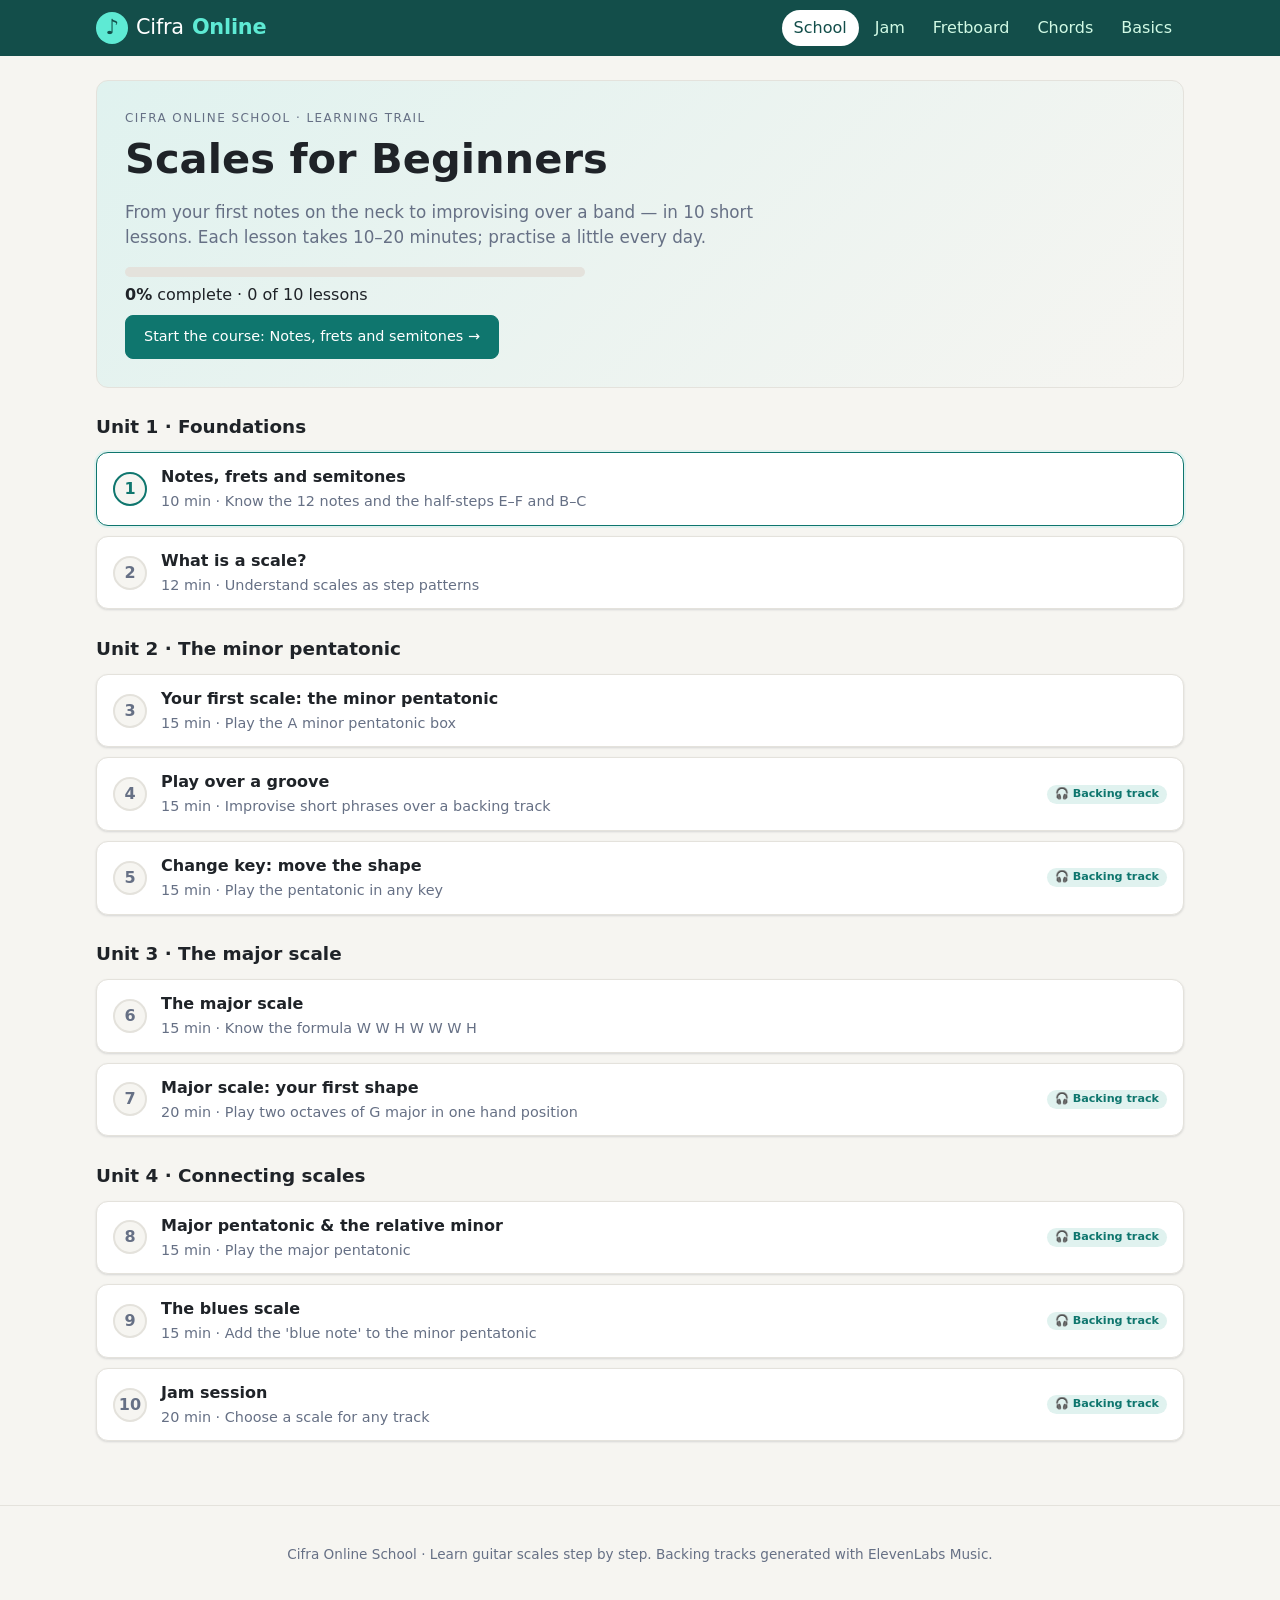
<file: index.html>
<!doctype html>
<html lang="en">
<head>
  <meta charset="utf-8">
  <meta name="viewport" content="width=device-width, initial-scale=1">
  <title>Cifra Online School — guitar scales for beginners</title>
  <meta name="description" content="Learn guitar scales step by step: lessons, an interactive fretboard and backing tracks in every key.">
  <link rel="icon" href="data:image/svg+xml,<svg xmlns='http://www.w3.org/2000/svg' viewBox='0 0 100 100'><text y='.9em' font-size='90'>🎸</text></svg>">
  <link rel="stylesheet" href="css/style.css">
</head>
<body>
  <header class="topbar">
    <div class="topbar-inner">
      <a class="logo" href="#/"><span class="logo-mark">♪</span> Cifra<b>Online</b></a>
      <nav class="nav">
        <a href="#/" data-route="school">School</a>
        <a href="#/jam" data-route="jam">Jam</a>
        <a href="#/tuner" data-route="tuner">Fretboard</a>
        <a href="#/chords" data-route="chords">Chords</a>
        <a href="#/learn" data-route="learn">Basics</a>
      </nav>
    </div>
  </header>

  <main id="app" class="container"></main>

  <footer class="footer">
    <p>Cifra Online School · Learn guitar scales step by step. Backing tracks generated with ElevenLabs Music.</p>
  </footer>

  <script src="js/chords.js"></script>
  <script src="js/audio.js"></script>
  <script src="js/fretboard.js"></script>
  <script src="js/scales.js"></script>
  <script src="js/school.js"></script>
  <script src="js/jam.js"></script>
  <script src="js/app.js"></script>
</body>
</html>
</file>
<file: css/style.css>
:root {
  --bg: #f6f5f1;
  --surface: #ffffff;
  --text: #1f2328;
  --muted: #667085;
  --border: #e4e2dc;
  --accent: #0f766e;
  --accent-soft: #e0f2ef;
  --chord: #c2410c;
  --chord-soft: #fff1e8;
  --top: #134e4a;
  --radius: 12px;
  --shadow: 0 1px 2px rgba(16, 24, 40, .06), 0 1px 3px rgba(16, 24, 40, .08);
}
@media (prefers-color-scheme: dark) {
  :root {
    --bg: #111416;
    --surface: #1a1f22;
    --text: #e8eaeb;
    --muted: #98a2ab;
    --border: #2b3236;
    --accent: #2dd4bf;
    --accent-soft: #123a36;
    --chord: #fb923c;
    --chord-soft: #3a2418;
    --top: #0b2b29;
    --shadow: none;
  }
}

* { box-sizing: border-box; }
html { scroll-behavior: auto; }
body {
  margin: 0;
  font-family: system-ui, -apple-system, "Segoe UI", Roboto, sans-serif;
  background: var(--bg);
  color: var(--text);
  line-height: 1.5;
}
a { color: var(--accent); }
h1 { font-size: clamp(1.8rem, 4vw, 2.6rem); margin: .2em 0; line-height: 1.15; }
h2 { font-size: 1.15rem; margin: 1.4em 0 .6em; }
code { background: var(--accent-soft); padding: 2px 6px; border-radius: 6px; }

.container { max-width: 1120px; margin: 0 auto; padding: 24px 16px 64px; }

/* Top bar */
.topbar { background: var(--top); color: #fff; position: sticky; top: 0; z-index: 10; }
.topbar-inner { max-width: 1120px; margin: 0 auto; padding: 10px 16px; display: flex; align-items: center; justify-content: space-between; gap: 16px; flex-wrap: wrap; }
.logo { color: #fff; text-decoration: none; font-size: 1.3rem; letter-spacing: -.01em; display: flex; align-items: center; gap: 8px; }
.logo b { color: #5eead4; }
.logo-mark { display: inline-grid; place-items: center; width: 32px; height: 32px; border-radius: 50%; background: #5eead4; color: var(--top); font-weight: 700; }
.nav { display: flex; gap: 4px; }
.nav a { color: #d1fae5; text-decoration: none; padding: 6px 12px; border-radius: 999px; font-weight: 500; }
.nav a:hover { background: rgba(255,255,255,.1); }
.nav a.active { background: #fff; color: var(--top); }

/* Hero / home */
.hero { background: linear-gradient(135deg, var(--accent-soft), transparent); border: 1px solid var(--border); border-radius: var(--radius); padding: 28px; margin-bottom: 20px; }
.eyebrow { text-transform: uppercase; letter-spacing: .12em; font-size: .75rem; color: var(--muted); margin: 0; }
.lead { color: var(--muted); font-size: 1.05rem; max-width: 60ch; }
.stats { margin: 0; }

.filters { display: flex; flex-direction: column; gap: 12px; margin-bottom: 16px; }
#search { width: 100%; padding: 12px 14px; font-size: 1rem; border-radius: 10px; border: 1px solid var(--border); background: var(--surface); color: var(--text); }
#search:focus { outline: 2px solid var(--accent); outline-offset: 1px; }
.chips { display: flex; flex-wrap: wrap; gap: 8px; }
.chip { border: 1px solid var(--border); background: var(--surface); color: var(--text); padding: 6px 14px; border-radius: 999px; cursor: pointer; font: inherit; font-size: .9rem; }
.chip.on { background: var(--accent); border-color: var(--accent); color: #fff; }

.song-list { display: grid; gap: 10px; }
.song-card { display: flex; align-items: center; gap: 16px; background: var(--surface); border: 1px solid var(--border); border-radius: var(--radius); padding: 14px 18px; text-decoration: none; color: inherit; box-shadow: var(--shadow); transition: transform .1s, border-color .1s; }
.song-card:hover { border-color: var(--accent); transform: translateY(-1px); }
.rank { font-size: 1.4rem; font-weight: 700; color: var(--muted); width: 1.6em; text-align: center; flex: none; }
.song-main { flex: 1; min-width: 0; display: flex; flex-direction: column; gap: 4px; }
.song-title { font-weight: 650; font-size: 1.1rem; }
.song-meta { color: var(--muted); font-size: .9rem; }
.star { color: #eab308; }
.chord-pills { display: flex; flex-wrap: wrap; gap: 4px; }
.pill { font-size: .78rem; font-weight: 600; color: var(--chord); background: var(--chord-soft); padding: 1px 8px; border-radius: 6px; }
.empty { color: var(--muted); text-align: center; padding: 40px; }

.level { display: inline-flex; align-items: center; gap: 3px; font-size: .8rem; color: var(--muted); white-space: nowrap; }
.level i { width: 8px; height: 8px; border-radius: 50%; background: var(--border); display: inline-block; }
.level i.on { background: var(--accent); }
.level span { margin-left: 4px; }

/* Song page */
.crumbs { font-size: .9rem; color: var(--muted); }
.crumbs a { text-decoration: none; }
.song-header { display: flex; justify-content: space-between; align-items: flex-start; gap: 16px; margin-bottom: 12px; }
.song-artist { margin: 0; color: var(--muted); font-size: 1.05rem; }
.song-facts { display: flex; flex-wrap: wrap; gap: 14px; align-items: center; color: var(--muted); font-size: .9rem; margin: 8px 0 0; }
.icon-btn { font-size: 1.6rem; background: none; border: 1px solid var(--border); border-radius: 50%; width: 48px; height: 48px; cursor: pointer; color: var(--border); flex: none; }
.icon-btn.on { color: #eab308; border-color: #eab308; }

.toolbar { display: flex; flex-wrap: wrap; gap: 10px 14px; align-items: center; background: var(--surface); border: 1px solid var(--border); border-radius: var(--radius); padding: 10px 12px; position: sticky; top: 56px; z-index: 5; box-shadow: var(--shadow); }
.tool { display: flex; align-items: center; gap: 6px; }
.tool-label { font-size: .75rem; text-transform: uppercase; letter-spacing: .08em; color: var(--muted); }
.key-name { min-width: 3.2em; text-align: center; color: var(--chord); font-size: 1.05rem; }
.btn { font: inherit; font-size: .9rem; border: 1px solid var(--border); background: var(--bg); color: var(--text); padding: 6px 12px; border-radius: 8px; cursor: pointer; text-decoration: none; display: inline-block; }
.btn:hover { border-color: var(--accent); }
.btn.primary { background: var(--accent); color: #fff; border-color: var(--accent); padding: 10px 18px; }
.btn.small { padding: 4px 10px; font-size: .85rem; }
.toggle { display: flex; align-items: center; gap: 6px; font-size: .9rem; cursor: pointer; }
#speed { width: 90px; accent-color: var(--accent); }

.sounding { color: var(--muted); margin: 14px 2px; }
.sounding strong { color: var(--text); }
.callout { background: var(--accent-soft); border-radius: 10px; padding: 10px 14px; }

.song-layout { display: grid; grid-template-columns: minmax(0, 1fr) 300px; gap: 24px; align-items: start; }
@media (max-width: 860px) {
  .song-layout { grid-template-columns: 1fr; }
  .sidebar { order: -1; }
  .toolbar { position: static; }
}

.sheet { background: var(--surface); border: 1px solid var(--border); border-radius: var(--radius); padding: 8px 22px 22px; box-shadow: var(--shadow); }
.section h3 { font-size: .8em; text-transform: uppercase; letter-spacing: .1em; color: var(--muted); margin: 1.4em 0 .5em; display: flex; align-items: center; gap: 8px; }
.repeat { font-size: .85em; background: var(--accent-soft); color: var(--accent); padding: 1px 8px; border-radius: 999px; letter-spacing: 0; font-weight: 700; }
.bars { display: flex; flex-wrap: wrap; margin-bottom: 8px; border-left: 3px solid var(--text); }
.bar { flex: 1 0 5.5em; display: flex; gap: .4em; align-items: center; padding: .45em .6em; border-right: 1px solid var(--border); border-top: 1px solid var(--border); border-bottom: 1px solid var(--border); min-height: 2.6em; }
.bars .bar:last-child { border-right: 3px solid var(--text); }
.chord { font: inherit; font-weight: 700; color: var(--chord); background: none; border: none; padding: 2px 4px; border-radius: 6px; cursor: pointer; }
.chord:hover { background: var(--chord-soft); }
.flash { animation: flash .5s; }
@keyframes flash { from { background: var(--chord); color: #fff; } to { background: transparent; } }
.note { font-size: .8em; color: var(--muted); font-style: italic; margin: 4px 0 0; }

.panel { background: var(--surface); border: 1px solid var(--border); border-radius: var(--radius); padding: 4px 16px 16px; margin-bottom: 16px; box-shadow: var(--shadow); }
.panel h2 small { font-weight: 400; color: var(--muted); font-size: .8rem; }
.diagrams { display: grid; grid-template-columns: repeat(auto-fill, minmax(84px, 1fr)); gap: 8px; }
.diagrams.big { grid-template-columns: repeat(auto-fill, minmax(130px, 1fr)); gap: 12px; }
.diagram-card { background: var(--bg); border: 1px solid var(--border); border-radius: 10px; padding: 6px 4px 2px; cursor: pointer; display: flex; flex-direction: column; align-items: center; color: var(--text); font: inherit; }
.diagram-card:hover { border-color: var(--chord); }
.diagram-card.static { cursor: default; width: 130px; flex: none; }
.diagram-card small { color: var(--muted); font-size: .72rem; padding-bottom: 4px; text-align: center; }
.diagram-name { font-weight: 700; color: var(--chord); }
.diagram { width: 100%; max-width: 120px; }
.diagram .fret, .diagram .string { stroke: var(--muted); stroke-width: 1; }
.diagram .nut { fill: var(--text); }
.diagram .dot { fill: var(--text); }
.diagram .finger { fill: var(--surface); font-size: 9px; font-weight: 700; }
.diagram .open { fill: none; stroke: var(--text); stroke-width: 1.3; }
.diagram .mute { fill: var(--muted); font-size: 12px; }
.diagram .fret-label { fill: var(--muted); font-size: 10px; }

.strum { display: flex; gap: 4px; margin-bottom: 10px; }
.beat { flex: 1; display: flex; flex-direction: column; align-items: center; background: var(--bg); border-radius: 8px; padding: 6px 0; border: 1px solid var(--border); }
.beat b { font-size: 1.3rem; color: var(--chord); line-height: 1; }
.beat.rest b { color: var(--border); }
.beat small { color: var(--muted); font-size: .75rem; }
.beat.now { background: var(--chord-soft); border-color: var(--chord); }
.hint { font-size: .85rem; color: var(--muted); }
.tips { padding-left: 18px; margin: 0; font-size: .92rem; }
.tips li { margin-bottom: 8px; }
.copyright { text-align: center; }

/* Chords & learn */
.legend { display: flex; flex-wrap: wrap; gap: 8px 20px; font-size: .9rem; color: var(--muted); }
.legend b { display: inline-block; vertical-align: middle; margin-right: 4px; }
.dot-sample { width: 12px; height: 12px; border-radius: 50%; background: var(--text); }
.open-sample { width: 10px; height: 10px; border-radius: 50%; border: 1.5px solid var(--text); }

.learn-card { background: var(--surface); border: 1px solid var(--border); border-radius: var(--radius); padding: 4px 22px 16px; margin-bottom: 16px; box-shadow: var(--shadow); }
.learn-row { display: flex; gap: 24px; align-items: center; flex-wrap: wrap; }
.tuner { display: grid; grid-template-columns: repeat(6, 1fr); gap: 8px; }
@media (max-width: 520px) { .tuner { grid-template-columns: repeat(3, 1fr); } }
.string-btn { font: inherit; background: var(--bg); border: 1px solid var(--border); border-radius: 10px; padding: 10px 4px; cursor: pointer; color: var(--text); display: flex; flex-direction: column; align-items: center; }
.string-btn:hover { border-color: var(--accent); }
.string-btn b { font-size: 1.4rem; color: var(--accent); }
.string-btn small { color: var(--muted); }
.bars.demo { max-width: 400px; font-size: 18px; }

.footer { text-align: center; color: var(--muted); font-size: .85rem; padding: 24px 16px; border-top: 1px solid var(--border); }

@media print {
  .topbar, .toolbar, .footer, .crumbs, .icon-btn, #playStrum, .copyright { display: none !important; }
  body { background: #fff; color: #000; }
  .song-layout { grid-template-columns: 1fr 220px; }
  .sheet, .panel { box-shadow: none; border: none; }
}

/* View tabs + "My lyrics sheet" */
.view-tabs { display: flex; gap: 4px; margin: 4px 0 12px; border-bottom: 1px solid var(--border); }
.tab { font: inherit; background: none; border: none; border-bottom: 3px solid transparent; padding: 8px 14px; cursor: pointer; color: var(--muted); font-weight: 600; }
.tab.on { color: var(--accent); border-bottom-color: var(--accent); }
.my-text { width: 100%; min-height: 420px; font-family: ui-monospace, Menlo, Consolas, monospace; font-size: 15px; line-height: 1.6; padding: 12px; border-radius: 10px; border: 1px solid var(--border); background: var(--bg); color: var(--text); resize: vertical; }
.edit-actions { display: flex; flex-wrap: wrap; gap: 8px; margin-top: 10px; }
.edit-actions.top { justify-content: flex-end; margin: 10px 0 0; }
.btn.danger { color: #dc2626; }
.empty-mine { text-align: center; padding: 24px 8px; }
.cp-heading { font-size: .8em; text-transform: uppercase; letter-spacing: .1em; color: var(--muted); margin: 1.4em 0 .4em; }
.cp-line { display: flex; flex-wrap: wrap; align-items: flex-end; margin-bottom: .3em; }
.cp-seg { display: inline-flex; flex-direction: column; }
.cp-chord { min-height: 1.5em; }
.cp-chord .chord { padding: 0 2px; margin-left: -2px; }
.cp-text { white-space: pre; }
.cp-gap { height: .8em; }
@media print { .view-tabs, .edit-actions { display: none !important; } }

/* Artists */
.artist-grid { display: grid; grid-template-columns: repeat(auto-fill, minmax(240px, 1fr)); gap: 12px; margin-bottom: 8px; }
.artist-card { display: flex; flex-direction: column; gap: 4px; background: var(--surface); border: 1px solid var(--border); border-radius: var(--radius); padding: 16px 18px; text-decoration: none; color: inherit; box-shadow: var(--shadow); }
.artist-card:hover { border-color: var(--accent); }
.artist-name { font-weight: 700; font-size: 1.1rem; }
.artist-note { font-size: .85rem; color: var(--muted); }
.badge { font-size: .7rem; font-weight: 700; color: var(--accent); background: var(--accent-soft); padding: 1px 8px; border-radius: 999px; vertical-align: middle; }
.song-artist a { color: inherit; }
.view-tabs[hidden] { display: none; }

/* ---------- Fretboard & Tuner ---------- */
:root { --fw: 52px; --open-w: 46px; --tune-w: 128px;
  --c-root: #dc2626; --c-third: #2563eb; --c-fifth: #059669; --c-seventh: #9333ea; --c-other: #d97706;
  --wood: #4a2f1d; --wood-2: #5b3a24; --fretwire: #c8c2b4; --string: #e9e4d6; }
@media (max-width: 640px) { :root { --fw: 42px; --open-w: 40px; --tune-w: 104px; } }

.fb-tuning-bar { display: flex; flex-wrap: wrap; gap: 10px 14px; align-items: center; padding-top: 12px; }
.fb-tuning-bar select, .fb-type-row select { font: inherit; padding: 6px 10px; border-radius: 8px; border: 1px solid var(--border); background: var(--bg); color: var(--text); max-width: 100%; }
.fb-tuning-names { display: flex; gap: 8px; flex-wrap: wrap; font-size: 1.3rem; font-weight: 700; margin: 12px 0 4px; }
.fb-tuning-names span { background: var(--accent-soft); color: var(--accent); padding: 2px 12px; border-radius: 8px; }
.fb-changes { margin: 8px 0 0; padding-left: 18px; font-size: .92rem; }
.fb-changes li { margin-bottom: 6px; }
.warn { color: #dc2626; font-weight: 600; }
.fb-modes { margin-top: 20px; }
.fb-roots { margin: 8px 0; }
.fb-roots .chip { min-width: 46px; }
.fb-type-row { display: flex; flex-wrap: wrap; gap: 10px; align-items: center; }
.fb-formula { font-size: 1.05rem; }
.fb-options { display: flex; flex-wrap: wrap; gap: 10px 18px; align-items: center; margin: 10px 0; }

.fb-wrap { overflow-x: auto; border-radius: var(--radius); border: 1px solid var(--border); background: var(--surface); padding: 10px 6px 4px; }
.fb { width: 100%; min-width: max-content; user-select: none; -webkit-user-select: none; }
.fb.lefty .fb-row { direction: rtl; }
.fb.lefty .fb-tune, .fb.lefty .fb-cell { direction: ltr; }
.fb-row { display: grid; grid-template-columns: var(--tune-w) 1fr; align-items: stretch; }
.fb-tune { display: flex; align-items: center; justify-content: flex-end; gap: 4px; padding-right: 8px; }
.fb-btn { font: inherit; width: 26px; height: 26px; border-radius: 6px; border: 1px solid var(--border); background: var(--bg); color: var(--text); cursor: pointer; line-height: 1; }
.fb-btn:hover { border-color: var(--accent); }
.fb-note { font: inherit; font-weight: 700; min-width: 48px; padding: 2px 6px; border-radius: 6px; border: 1px solid var(--border); background: var(--surface); color: var(--text); cursor: pointer; white-space: nowrap; }
.fb-note.changed { border-color: var(--chord); color: var(--chord); }
.fb-note em { font-style: normal; font-size: .75em; margin-left: 3px; color: var(--chord); }

.fb-strings { display: grid; grid-template-columns: var(--open-w) repeat(15, minmax(var(--fw), 1fr)); position: relative; background: linear-gradient(var(--wood), var(--wood-2)); touch-action: pan-y; cursor: ew-resize; }
.fb-row:first-child .fb-strings { border-radius: 8px 8px 0 0; }
.fb-row:nth-last-child(2) .fb-strings { border-radius: 0 0 8px 8px; }
.fb-strings::before { content: ""; position: absolute; left: 0; right: 0; top: 50%; height: var(--thick); transform: translateY(-50%); background: var(--string); box-shadow: 0 1px 1px rgba(0,0,0,.4); pointer-events: none; }
.fb-row.dragging .fb-strings::before { background: #fde68a; }
.fb-cell { position: relative; height: 38px; border-right: 2px solid var(--fretwire); }
.fb-cell.open { background: var(--surface); border-right: 6px solid #f1ede4; }
.fb-dot { position: absolute; left: 50%; top: 50%; transform: translate(-50%, -50%); width: 23px; height: 23px; border-radius: 50%; display: grid; place-items: center; font-size: .66rem; font-weight: 700; letter-spacing: -.02em; color: #fff; z-index: 1; pointer-events: none;
  background-image: radial-gradient(circle at 35% 30%, rgba(255,255,255,.28), rgba(255,255,255,0) 60%);
  box-shadow: 0 1px 2px rgba(0,0,0,.35); transition: transform .18s ease, opacity .18s ease, box-shadow .18s ease, background-color .18s ease; }
.fb-row.dragging .fb-dot { transform: translate(calc(-50% + var(--dx, 0px)), -50%); opacity: .85; }
.fb-dot.natural { background-color: #f8fafc; color: #1f2328; }
.fb-dot.accidental { background-color: rgba(248, 250, 252, .3); color: #fff; font-weight: 500; }
.fb-dot.ghost { background-color: rgba(255,255,255,.16); color: rgba(255,255,255,.75); font-weight: 500; width: 18px; height: 18px; font-size: .58rem; box-shadow: none; }
.fb-dot.role-root { background-color: var(--c-root); }
.fb-dot.role-third { background-color: var(--c-third); }
.fb-dot.role-fifth { background-color: var(--c-fifth); }
.fb-dot.role-seventh { background-color: var(--c-seventh); }
.fb-dot.role-other { background-color: var(--c-other); }
.fb-dot.faded { opacity: .3; transform: translate(-50%, -50%) scale(.82); }
.fb-dot.pick { box-shadow: 0 0 0 2px #fff, 0 0 0 3.5px rgba(17,17,17,.85), 0 2px 6px rgba(0,0,0,.45); transform: translate(-50%, -50%) scale(1.08); z-index: 2; }
.fb-mute { position: absolute; inset: 0; display: grid; place-items: center; font-size: 1.3rem; font-weight: 700; color: var(--muted); }
.fb-row.markers .fb-strings { background: none; cursor: default; touch-action: auto; }
.fb-row.markers .fb-strings::before { display: none; }
.fb-cell.mark { border-right: 2px solid transparent; height: 34px; display: flex; flex-direction: column; align-items: center; justify-content: center; color: var(--muted); font-size: .75rem; }
.fb-cell.mark b { font-size: .6rem; letter-spacing: 2px; color: var(--chord); height: 10px; }

.fb-legend { display: flex; flex-wrap: wrap; gap: 8px 18px; margin: 10px 2px 18px; font-size: .88rem; color: var(--muted); align-items: center; }
.fb-legend span { display: inline-flex; align-items: center; gap: 6px; }
.fb-legend .fb-dot { position: static; transform: none; width: 16px; height: 16px; display: inline-grid; font-size: .58rem; }
.fb-legend .fb-dot.natural { border: 1px solid var(--border); }
.fb-legend .fb-dot.accidental { background: #94a3b8; }
.fb-legend .fb-dot.pick { transform: none; }

.diagram-card.on { border-color: var(--chord); box-shadow: 0 0 0 2px var(--chord); }
.diagram-card code { font-size: .75rem; }
.fb-compare-row { display: flex; align-items: center; gap: 16px; flex-wrap: wrap; }
.fb-compare-row .diagram-card { width: 140px; cursor: default; }
.fb-arrow { font-size: 2rem; color: var(--muted); }
.fb-tuning-bar .tool, .fb-type-row .tool { flex-wrap: wrap; min-width: 0; max-width: 100%; }
.fb-tuning-bar select, .fb-type-row select { width: auto; max-width: min(100%, calc(100vw - 48px)); }

/* Mode switch (segmented control) */
.fb-mode-row { display: flex; flex-wrap: wrap; align-items: center; gap: 8px 12px; margin-top: 20px; }
.fb-seg { display: inline-flex; border: 1px solid var(--border); border-radius: 999px; padding: 3px; background: var(--surface); gap: 2px; margin: 0; }
.fb-seg .tab { border: none; border-radius: 999px; padding: 8px 18px; color: var(--muted); font-weight: 600; }
.fb-seg .tab.on { background: var(--accent); color: #fff; }
.fb-types { margin: 6px 0; }
.fb-types .chip small, .fb-pickers .chip small { color: inherit; opacity: .7; font-weight: 700; margin-right: 2px; }
.fb-sub { margin: 10px 0 4px; }
.note-link { font: inherit; font-weight: 700; background: none; border: none; border-bottom: 2px dotted var(--accent); color: var(--text); cursor: pointer; padding: 0 2px; }
.note-link.on { background: #facc15; color: #111; border-radius: 4px; }

/* Tapped note: every place it appears glows, the exact pitch is filled */
.fb-dot.focus { box-shadow: 0 0 0 2px #facc15, 0 0 10px 1px rgba(250, 204, 21, .8); opacity: 1 !important; z-index: 3; }
.fb-dot.focus-exact { background-color: #facc15 !important; color: #111 !important; transform: translate(-50%, -50%) scale(1.1); }
.fb-dot.inline { position: static; transform: none; display: inline-grid; vertical-align: middle; margin-right: 6px; width: 22px; height: 22px; }
.fb-focus { display: flex; flex-wrap: wrap; gap: 8px 12px; align-items: center; justify-content: space-between; margin: 10px 2px 0; font-size: .92rem; }

/* Rotate hint: only on phones held upright */
.rotate-hint { display: none; }
@media (orientation: portrait) and (max-width: 640px) { .rotate-hint { display: block; } }

/* Phone held sideways: fit all 15 frets on screen */
@media (orientation: landscape) and (max-height: 540px) {
  :root { --fw: 26px; --open-w: 30px; --tune-w: 58px; }
  .topbar { position: static; }
  .container { padding-left: max(10px, env(safe-area-inset-left)); padding-right: max(10px, env(safe-area-inset-right)); }
  .fb-wrap { padding: 4px 2px 2px; }
  .fb-btn { display: none; }
  .fb-tune { padding-right: 4px; }
  .fb-note { min-width: 0; padding: 1px 4px; font-size: .8rem; }
  .fb-cell { height: 31px; }
  .fb-cell.mark { height: 24px; }
  .fb-dot { width: 19px; height: 19px; font-size: .56rem; }
  .fb-dot.ghost { width: 15px; height: 15px; font-size: .5rem; }
}

/* Full-screen neck */
.fb-stage:fullscreen, .fb-stage:-webkit-full-screen { background: var(--bg); padding: 12px max(12px, env(safe-area-inset-left)); overflow: auto; display: flex; flex-direction: column; justify-content: center; }
.fb-stage:fullscreen .fb-wrap { flex: none; }

/* Finger numbers inside the dots */
.fb-dot.finger { font-size: .74rem; font-weight: 800; }
.fb-dot.finger.open-string { background-color: transparent; color: #fff; box-shadow: inset 0 0 0 2px #fff; background-image: none; }
.fb-legend .fb-dot.finger.open-string { color: var(--text); box-shadow: inset 0 0 0 1.5px var(--text); }
.fb-dot.barre-note { border-radius: 7px; }
.fb-pos { display: flex; flex-wrap: wrap; gap: 6px; align-items: center; margin: 6px 0; }
.fb-pos .chip { min-width: 40px; padding: 4px 10px; }
.finger-count { display: block; font-weight: 600; color: var(--text); }

/* Bar above the neck: current tuning + back to standard */
.fb-stage-bar { display: flex; flex-wrap: wrap; align-items: center; justify-content: space-between; gap: 6px 12px; margin-bottom: 8px; font-size: .92rem; }
.fb-stage-bar strong { letter-spacing: .08em; color: var(--chord); }
.btn:disabled { opacity: .45; cursor: default; border-color: var(--border); }
#stdBtn:not(:disabled) { background: var(--accent); color: #fff; border-color: var(--accent); }
@media (orientation: landscape) and (max-height: 540px) { .fb-stage-bar { margin-bottom: 4px; font-size: .82rem; } }

/* Building your own shape */
.fb-dot.option { opacity: 1 !important; transform: translate(-50%, -50%) scale(1) !important; outline: 2px dashed #fff; outline-offset: 2px; z-index: 2; }
.fb-row.active-string .fb-strings::before { background: #fde68a; box-shadow: 0 0 6px rgba(253, 230, 138, .8); }
.fb-row.active-string .fb-note { border-color: #facc15; }
.fb-shape-info { display: flex; flex-wrap: wrap; gap: 6px 14px; align-items: center; margin: 10px 2px 0; padding: 8px 12px; border-radius: 10px; background: var(--accent-soft); font-size: .92rem; }
.fb-shape-info .chord-name { color: var(--chord); font-size: 1.05rem; }
.fb-shape-btns { display: inline-flex; gap: 6px; margin-left: auto; }
.ok { color: #059669; font-weight: 600; }
.fb-edit-hint { margin: 8px 2px 0; }

/* ---------- School ---------- */
.school-hero .btn.primary { margin-top: 8px; }
.progress { height: 10px; border-radius: 999px; background: var(--border); overflow: hidden; margin: 14px 0 6px; max-width: 460px; }
.progress-bar { height: 100%; background: var(--accent); border-radius: 999px; transition: width .3s; }
.trail { display: grid; gap: 10px; position: relative; }
.lesson-card { display: flex; align-items: center; gap: 14px; background: var(--surface); border: 1px solid var(--border); border-radius: var(--radius); padding: 12px 16px; text-decoration: none; color: inherit; box-shadow: var(--shadow); }
.lesson-card:hover { border-color: var(--accent); }
.lesson-card.next { border-color: var(--accent); box-shadow: 0 0 0 2px var(--accent-soft); }
.lesson-num { flex: none; width: 34px; height: 34px; border-radius: 50%; display: grid; place-items: center; font-weight: 700; background: var(--bg); border: 2px solid var(--border); color: var(--muted); }
.lesson-card.done .lesson-num { background: var(--accent); border-color: var(--accent); color: #fff; }
.lesson-card.next .lesson-num { border-color: var(--accent); color: var(--accent); }
.lesson-main { flex: 1; min-width: 0; display: flex; flex-direction: column; gap: 2px; }
.lesson-title { font-weight: 650; }
.lesson-header .goals { list-style: none; padding: 0; margin: 8px 0 16px; display: flex; flex-wrap: wrap; gap: 6px 18px; }
.lesson-theory p, .lesson-theory li { max-width: 72ch; }
.formula { font-size: 1.1rem; font-weight: 600; background: var(--accent-soft); padding: 8px 12px; border-radius: 8px; display: inline-block; }
.deep-dive { border-left: 4px solid var(--chord); background: var(--chord-soft); padding: 10px 14px; border-radius: 0 8px 8px 0; margin: 12px 0 4px; font-size: .93rem; }
.tag.root { background: var(--c-root); color: #fff; padding: 0 6px; border-radius: 6px; }
.mini-table { border-collapse: collapse; margin: 8px 0; font-size: .92rem; }
.mini-table th, .mini-table td { border: 1px solid var(--border); padding: 4px 10px; text-align: left; }
.neck-tools { display: flex; flex-wrap: wrap; gap: 8px 12px; align-items: center; margin-bottom: 10px; }
.mini-neck .fb-strings { cursor: pointer; }
.fb-note.mini { cursor: default; min-width: 28px; text-align: center; }
.mini-neck { --tune-w: 44px; }
.legend-title { color: var(--text); }
.player { border: 1px solid var(--border); border-radius: var(--radius); padding: 12px 14px; margin-bottom: 14px; background: var(--bg); }
.player-head { display: flex; align-items: center; gap: 12px; flex-wrap: wrap; }
.player-head > div { flex: 1; min-width: 200px; }
.play-btn { width: 52px; height: 52px; border-radius: 50%; border: none; background: var(--accent); color: #fff; font-size: 1.3rem; cursor: pointer; flex: none; }
.player-row { margin-top: 8px; align-items: center; }
.player-row .chip { min-width: 40px; }
.vol input { width: 90px; accent-color: var(--accent); }
.pill small { font-weight: 500; opacity: .75; }
.metronome { display: flex; flex-wrap: wrap; align-items: center; gap: 10px 16px; margin-bottom: 12px; }
.metronome input { accent-color: var(--accent); }
.beats { display: inline-flex; gap: 6px; }
.beats i { width: 14px; height: 14px; border-radius: 50%; background: var(--border); transition: background .05s; }
.beats i.on { background: var(--chord); }
.beats i:first-child.on { background: var(--c-root); }
.checklist { padding-left: 20px; }
.checklist li { margin-bottom: 8px; }
.checklist input { accent-color: var(--accent); transform: scale(1.15); margin-right: 4px; }
.checklist input:checked + span { color: var(--muted); text-decoration: line-through; }
.lesson-nav { display: flex; justify-content: space-between; gap: 10px; flex-wrap: wrap; margin: 20px 0; }
#completeBtn.done { background: var(--c-fifth); border-color: var(--c-fifth); }

/* ---------- Jam room ---------- */
.jam-controls { display: grid; gap: 10px; padding-top: 14px; }
.jam-row { display: flex; flex-wrap: wrap; align-items: center; gap: 8px 12px; }
.jam-row > .tool-label { min-width: 56px; }
.jam-row .chip small { opacity: .65; font-size: .75em; }
#jamTempo { width: min(260px, 60vw); accent-color: var(--accent); }
.jam-stage { display: flex; flex-wrap: wrap; align-items: center; gap: 16px 28px; background: var(--surface); border: 1px solid var(--border); border-radius: var(--radius); padding: 16px 20px; margin: 16px 0 10px; box-shadow: var(--shadow); }
.play-btn.big { width: 72px; height: 72px; font-size: 1.7rem; }
.jam-now, .jam-next { display: flex; flex-direction: column; gap: 4px; }
.jam-chord { font-size: clamp(2.4rem, 7vw, 3.6rem); font-weight: 800; color: var(--chord); line-height: 1; min-width: 2.5ch; }
.jam-chord.small { font-size: clamp(1.4rem, 4vw, 2rem); color: var(--muted); }
.beats.big i { width: 18px; height: 18px; }
.jam-diagram svg { width: 96px; }
.jam-stage .vol { margin-left: auto; }
.jam-strip { display: flex; flex-wrap: wrap; gap: 4px; margin-bottom: 8px; }
.jam-bar { min-width: 52px; text-align: center; padding: 6px 8px; border: 1px solid var(--border); border-radius: 8px; background: var(--surface); font-weight: 700; color: var(--muted); transition: background .1s; }
.jam-bar.on { background: var(--chord); border-color: var(--chord); color: #fff; }
.fb-dot.target { box-shadow: 0 0 0 2px #fff, 0 0 10px 2px rgba(255,255,255,.8); transform: translate(-50%, -50%) scale(1.12); z-index: 2; }
.fb-dot.dim { opacity: .45; }
.fb-legend .fb-dot.target { transform: none; }
@media (max-width: 560px) {
  .nav { width: 100%; overflow-x: auto; scrollbar-width: none; }
  .nav a { padding: 6px 10px; font-size: .92rem; white-space: nowrap; }
}

/* Shapes: the band where the hand sits */
.fb-cell.in-band { background: rgba(253, 230, 138, .16); }
.fb-row:first-child .fb-cell.in-band { box-shadow: inset 0 3px 0 rgba(253, 230, 138, .9); }
.fb-row:nth-last-child(2) .fb-cell.in-band { box-shadow: inset 0 -3px 0 rgba(253, 230, 138, .9); }
.fb-pos .chip small { opacity: .7; font-weight: 500; }

/* Fret range ("reveal window") slider */
.fret-range { display: flex; flex-wrap: wrap; align-items: center; gap: 8px 10px; margin: 8px 0; }
.fret-range .fr-label { min-width: 4.5em; color: var(--chord); }
.dual { position: relative; width: min(340px, 70vw); height: 28px; }
.dual-track, .dual-fill { position: absolute; top: 12px; height: 4px; border-radius: 4px; }
.dual-track { left: 0; right: 0; background: var(--border); }
.dual-fill { background: var(--accent); }
.dual input[type=range] { position: absolute; inset: 0; width: 100%; margin: 0; background: none; pointer-events: none; -webkit-appearance: none; appearance: none; height: 28px; }
.dual input[type=range]::-webkit-slider-runnable-track { background: none; height: 28px; }
.dual input[type=range]::-moz-range-track { background: none; }
.dual input[type=range]::-webkit-slider-thumb { -webkit-appearance: none; pointer-events: auto; width: 22px; height: 22px; margin-top: 3px; border-radius: 50%; background: var(--surface); border: 3px solid var(--accent); cursor: grab; box-shadow: var(--shadow); }
.dual input[type=range]::-moz-range-thumb { pointer-events: auto; width: 18px; height: 18px; border-radius: 50%; background: var(--surface); border: 3px solid var(--accent); cursor: grab; }
.fb-cell.out-range { background: rgba(0, 0, 0, .38); }
.fb-cell.out-range.open { background: rgba(0, 0, 0, .12); }
</file>
